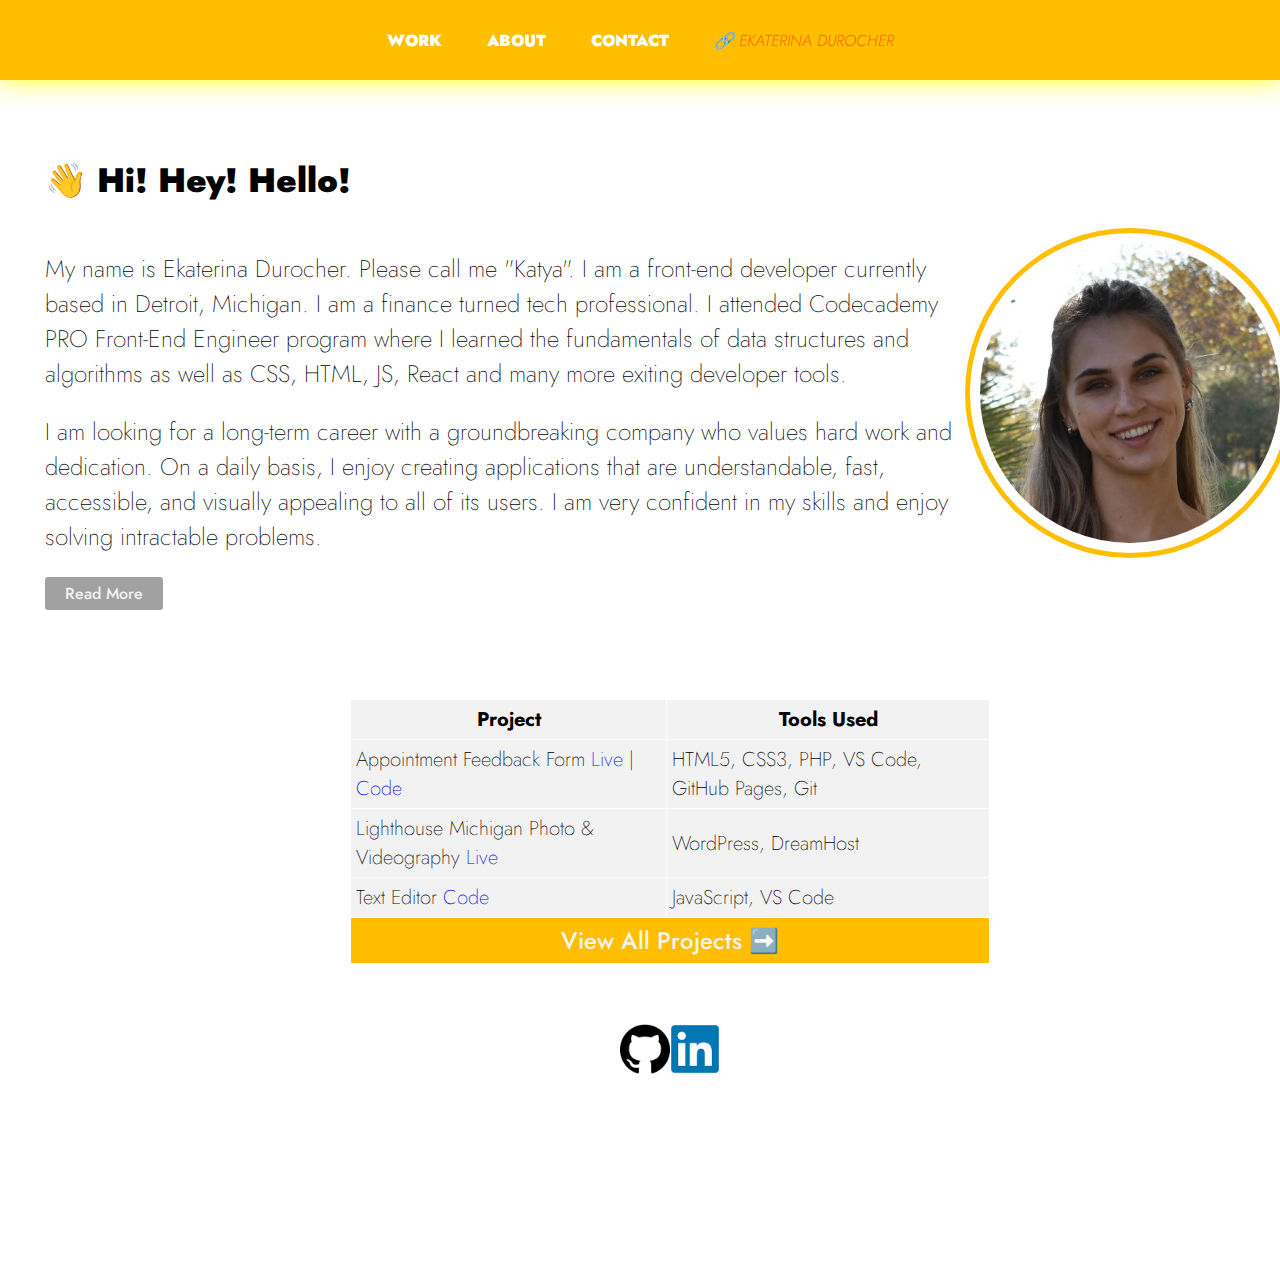
<file: index.html>
<!DOCTYPE html5>
<html lang="en">
<head>
    <meta charset="UTF-8">
    <meta http-equiv="X-UA-Compatible" content="IE=edge">
    <meta name="viewport" content="width=device-width, initial-scale=1.0">
    <title>Home - Katya D.</title>
    <link rel="preconnect" href="https://fonts.googleapis.com">
    <link rel="preconnect" href="https://fonts.gstatic.com" crossorigin>
    <link href="https://fonts.googleapis.com/css2?family=Jost:ital,wght@0,300;0,500;1,800&display=swap" rel="stylesheet">
    <link rel="stylesheet" type='text/css' href="portfolio/potrfolio/css/style.css" >
</head>

<body>
<header>
    <nav>
        <ul>
            <li><a href="projects.html">WORK</a></li>
            <li><a href="about.html">ABOUT</a></li>
            <li><a href="https://www.linkedin.com/in/ekaterinadurocher/" target="_blank">CONTACT</a></li>
            <li id="my-name"><a href="https://d-kat9.github.io/portfolio/" target="_blank">🔗 EKATERINA DUROCHER </a></li>
        </ul>
    </nav>
</header>
<div class="container">

   <br><br> <h1> 👋 Hi! Hey! Hello!</h1> <br>
   <div class = "katya-photo">
    <img src='katya.jpeg' onmouseover="this.src='portfolio/young-k.jpg';" onmouseout="this.src='katya.jpeg'"; /> </div> 
   <br> <p>My name is Ekaterina Durocher. Please call me "Katya". I am a front-end developer currently based in Detroit, Michigan. I am a finance turned tech professional. I attended Codecademy PRO Front-End Engineer program where I learned the fundamentals of data structures and algorithms as well as CSS, HTML, JS, React and many more exiting developer tools.</p><br>
   <p> I am looking for a long-term career with a groundbreaking company who values hard work and dedication. On a daily basis, I enjoy creating applications that are understandable, fast, accessible, and visually appealing to all of its users. I am very confident in my skills and enjoy solving intractable problems. </p><br>
   
   <div id="button"> <a href="about.html" target="_blank">Read More</a></div>
   
   
</div>

<div class="container-2">
<br><br><br>
    <table class="yellow-table">
      <thead>
        <tr>
          <th> Project </th>
          <th>Tools Used</th>
        </tr>
      </thead>
      <tbody>
        <tr>
          <td>  Appointment Feedback Form <a href="form project/appform.html" target="_blank">Live</a> | <a href="https://github.com/d-kat9/portfolio/tree/master/form%20project" target="_blank"> Code</a> </td>
          <td> HTML5, CSS3, PHP, VS Code, GitHub Pages, Git</td>
        </tr>
        <tr> 
          <td>Lighthouse Michigan Photo & Videography <a href="https://lighthousevideography.com/" target="_blank">Live</a></td>
          <td> WordPress, DreamHost  </td>
        </tr>
        <tr>
            <td>Text Editor <a href="https://github.com/d-kat9/Text-Editor" target="_blank">Code</a></td>
            <td>JavaScript, VS Code </td>
        </tr>
        <tr>
            <td class="two-in-one" colspan="2"> <a href="projects.html"> <p>View All Projects ➡️</p></a> </td>
        </tr>
      </tbody>
    </table>
    
    
</div>
<main></main>
    
    
<footer id="footer">
    <div onclick="window.location='https://github.com/d-kat9'" style="cursor:pointer"><img src="portfolio\github.png" alt="GitHub" width="50" height="50"> </div>
    <div onclick="window.location='https://www.linkedin.com/in/ekaterinadurocher/'" style="cursor:pointer"><img src="portfolio\linked in.png" alt="LinkedIn" width="50" height="50"></div>
</footer>
</body>
</html>
</file>
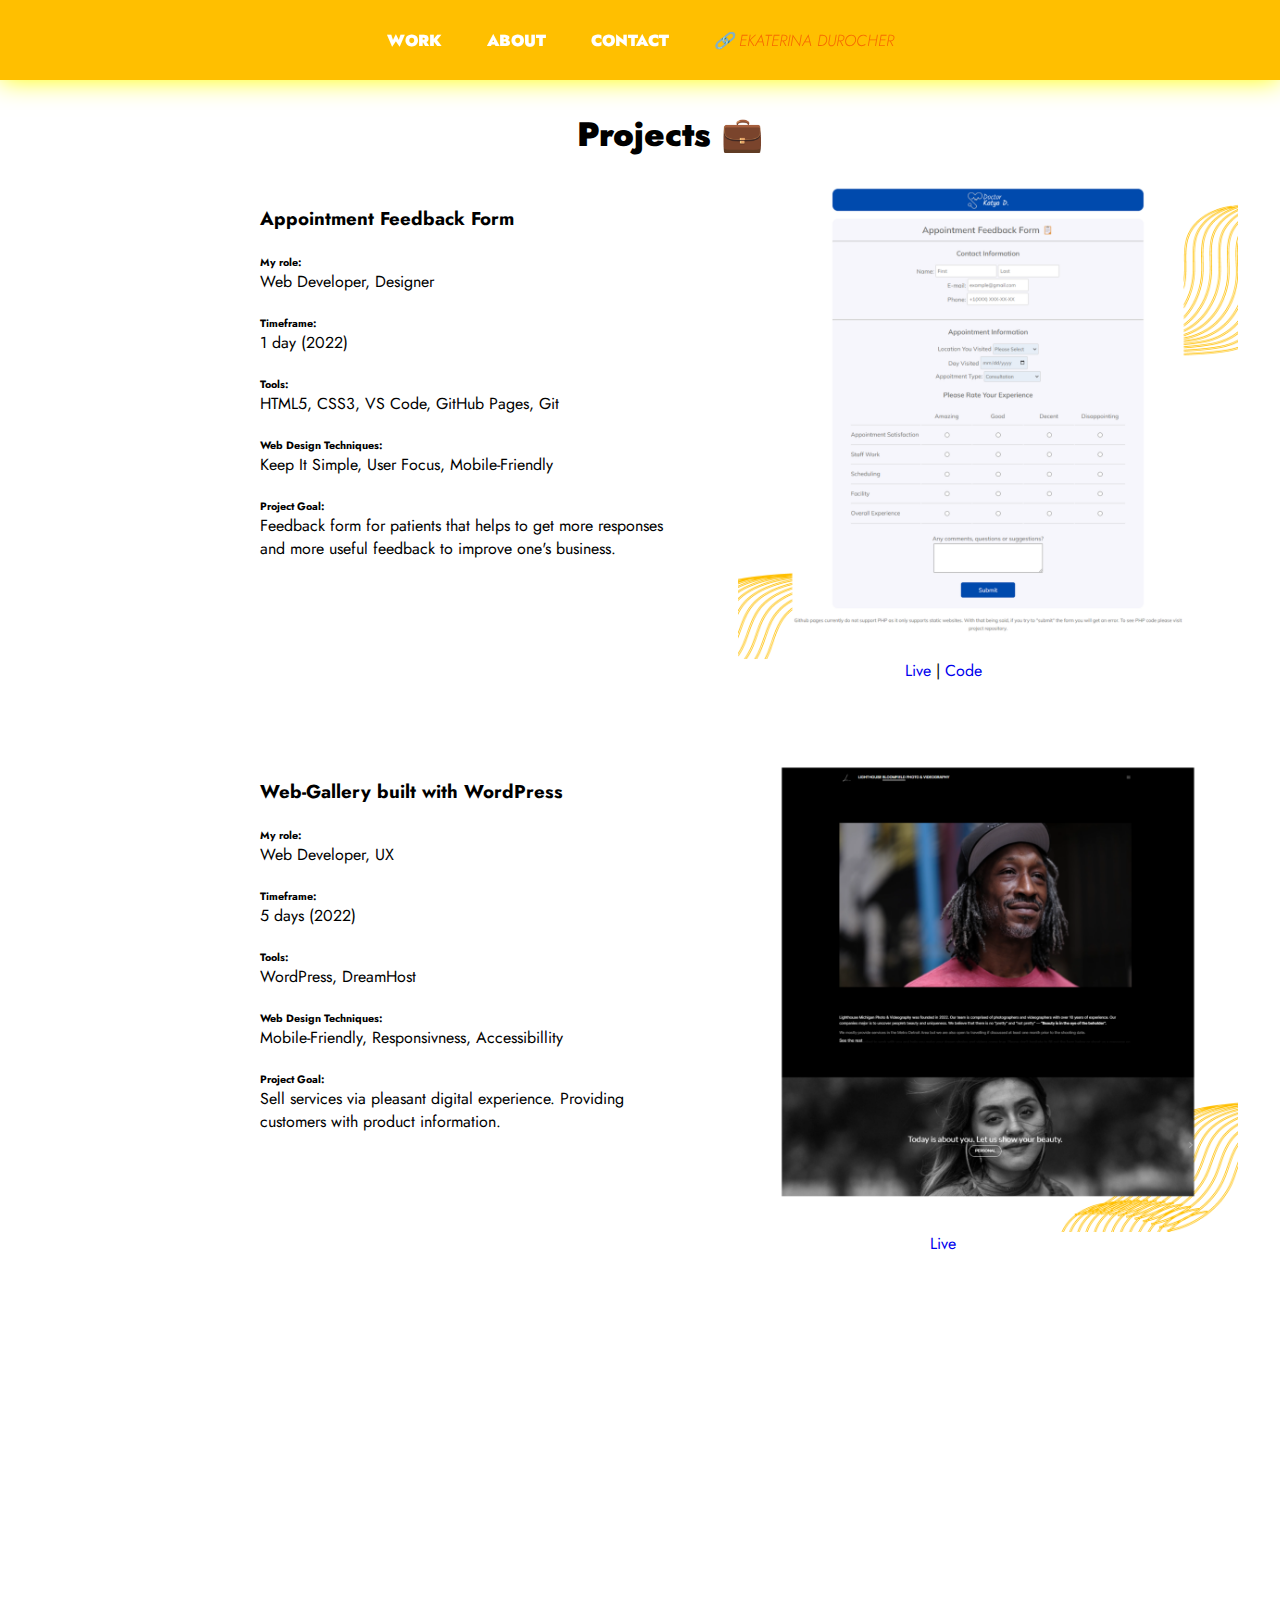
<file: projects.html>
<!DOCTYPE html5>
<html lang="en">
<head>
    <meta charset="UTF-8">
    <meta http-equiv="X-UA-Compatible" content="IE=edge">
    <meta name="viewport" content="width=device-width, initial-scale=1.0">
    <title>Projects - Katya D.</title>
    <link rel="preconnect" href="https://fonts.googleapis.com">
    <link rel="preconnect" href="https://fonts.gstatic.com" crossorigin>
    <link href="https://fonts.googleapis.com/css2?family=Jost:ital,wght@0,300;0,500;1,800&display=swap" rel="stylesheet">
    <link rel="stylesheet" type='text/css' href="portfolio/potrfolio/css/style.css" >
</head>

<body>
<header>
    <nav>
        <ul>
            <li><a href="projects.html" target="_blank">WORK</a></li>
            <li><a href="about.html" target="_blank">ABOUT</a></li>
            <li><a href="https://www.linkedin.com/in/ekaterinadurocher/" target="_blank">CONTACT</a></li>
            <li id="my-name"><a href="https://d-kat9.github.io/portfolio/" target="_blank">🔗 EKATERINA DUROCHER </a></li>
        </ul>
    </nav>
</header>
<div id="header-projects">
    <h1>Projects 💼</h1>
</div>
<section class="project"><br> <br>
    
    <div id="left">
    <br><br><h3>Appointment Feedback Form</h3>  <br>
    <h6>My role:</h6> <p>Web Developer, Designer</p> <br>
    <h6>Timeframe:</h6> <p>1 day (2022)</p> <br>
    <h6>Tools:</h6> <p>HTML5, CSS3, VS Code, GitHub Pages, Git</p> <br>
    <h6>Web Design Techniques:</h6> <p>Keep It Simple, User Focus, Mobile-Friendly</p> <br>
    <h6>Project Goal:</h6> <p>Feedback form for patients that helps to get more responses and more useful feedback to improve one's business.</p>
    </div>
    <div id="right"><img src="projects-screenshots\appform.png" alt="Appointment Feedback Form">
    <br>
    <a href="form project/appform.html" target="_blank">Live</a> | <a href="https://github.com/d-kat9/portfolio/tree/master/form%20project" target="_blank"> Code</a></div>
</section>

<section class="project"><br> <br>
    
    <div id="left">
    <br><br><h3>Web-Gallery built with WordPress</h3>  <br>
    <h6>My role:</h6> <p>Web Developer, UX</p> <br>
    <h6>Timeframe:</h6> <p>5 days (2022)</p> <br>
    <h6>Tools:</h6> <p>WordPress, DreamHost</p> <br>
    <h6>Web Design Techniques:</h6> <p>Mobile-Friendly, Responsivness, Accessibillity</p> <br>
    <h6>Project Goal:</h6> <p>Sell services via pleasant digital experience. Providing customers with product information.</p>
    </div>
    <div id="right"><img src="projects-screenshots\wordpress.png" alt="Appointment Feedback Form">
    <br>
    <a href="https://lighthousevideography.com/" target="_blank">Live</a></div>
</section>

<section class="project"><br> <br>
    
    <div id="left">
    <br><br><br><h3>Text Editor</h3>  <br>
    <h6>My role:</h6> <p>Web Developer</p> <br>
    <h6>Timeframe:</h6> <p>1 days (2022)</p> <br>
    <h6>Tools:</h6> <p>JavaScript, Git</p> <br>
    <h6>Web Design Techniques:</h6> <p>Adaptive </p> <br>
    <h6>Project Goal:</h6> <p>Helps to fix spelling mistakes and get rid of unnessesary words.</p>
    </div>
    <div id="right"><img src="projects-screenshots\text-editor.png" alt="Text Editor Icon">
    <br>
    <a href="https://github.com/d-kat9/Text-Editor" target="_blank">Code</a></div>
</section>

<footer id="footer">
    <div onclick="window.location='https://github.com/d-kat9'" style="cursor:pointer"><img src="portfolio\github.png" alt="GitHub" width="50" height="50"> </div>
    <div onclick="window.location='https://www.linkedin.com/in/ekaterinadurocher/'" style="cursor:pointer"><img src="portfolio\linked in.png" alt="LinkedIn" width="50" height="50"></div>
</footer>
</body>
</html>
</file>
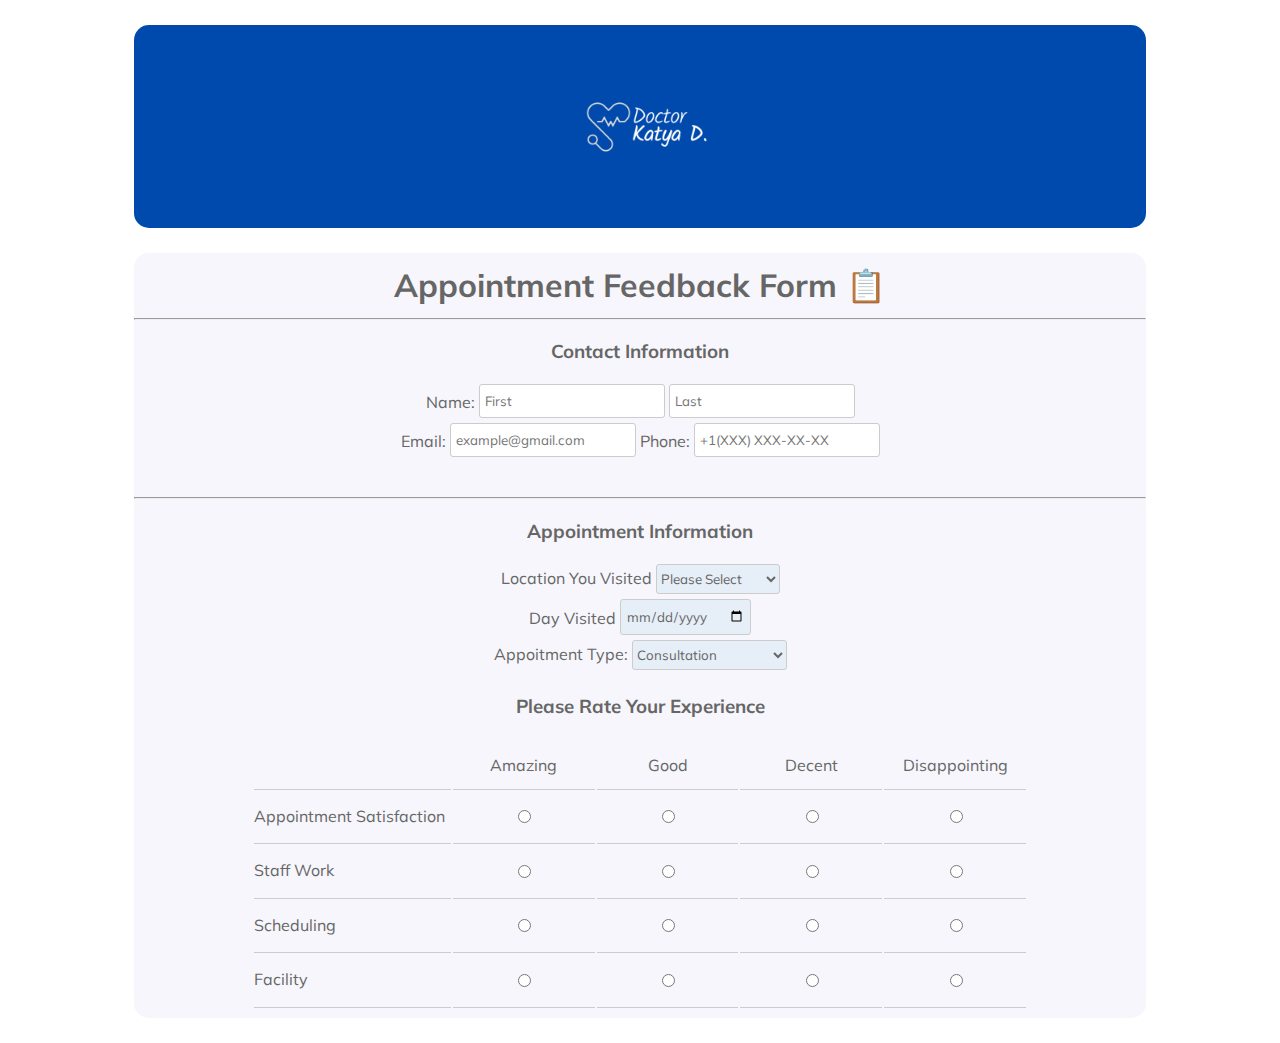
<file: form project/appform.html>
<!DOCTYPE html>
<html lang="en">
<head>
    <meta charset="UTF-8">
    <meta http-equiv="X-UA-Compatible" content="IE=edge">
    <meta name="viewport" content="width=device-width, initial-scale=1.0">
    <link rel="stylesheet" type='text/css' href="form-style.css">
    <link rel="preconnect" href="https://fonts.googleapis.com">
    <link rel="preconnect" href="https://fonts.gstatic.com" crossorigin>
    <link href="https://fonts.googleapis.com/css2?family=Mulish:wght@300;400;600&display=swap" rel="stylesheet">
    <title>Appointment Form</title>
</head>
<body>
    <section id="top">
        <img src="\form project\logo.png" alt="Doctor Katya D. Logo">
    </section>

    <section id="main">
        <h1>Appointment Feedback Form 📋</h1>
        <hr>
        <form action="myform.php" method="post">
            <h3>Contact Information</h3>
        <label for="name">Name:</label>
            <input type="text" name="name" placeholder="First" required/>
            <input type="text" name="name" placeholder="Last" required/>
        </div>
        <br>
        <label for="email">Email:</label>
        <input id="email" name="email" type="text" placeholder="example@gmail.com"required>
        <label for="phone">Phone: </label>
      <input id="phone" name="phone" type="tel" placeholder="+1(XXX) XXX-XX-XX" required>
      <br> <br>
      <hr>
      <h3>Appointment Information</h3>
    <label for="visit-location">Location You Visited</label>
    <select name="visit-location" id="visit-location">
        <option value="visit-location">Please Select</option>
        <option value="1">West Bloomfield</option>
        <option value="2">Farmington Hills</option>
        <option value="3">Southfield</option>
        <option value="4">Detroit</option>
    </select>
    <br>
    <label for="visit-date">Day Visited</label>
    <input type="date" name="visit-date" id="visit-date">
    <br>
    <label for="app-type">Appoitment Type:</label>
    <select type="text" name="app-type" id="app-type" required>

        <option value="Consultation">Consultation</option>
        <option value="Emergency">Emergency</option>
        <option value="Regular Appointment">Regular Appointment</option>
        <option value="Skin Check">Skin Check</option>
        <option value="Blood Work">Blood Work</option>
        <option value="Other">Other</option>
    </select>

    <h3>Please Rate Your Experience</h3>
        <table >
          <tr>
            <th class="first-col"></th>
            <th>Amazing</th>
            <th>Good</th>
            <th>Decent</th>
            <th>Disappointing</th>
          </tr>
          <tr>
            <td class="first-col">Appointment Satisfaction</td>
            <td><input type="radio" value="amazing" name="Satisfaction" /></td>
            <td><input type="radio" value="Good" name="Satisfaction" /></td>
            <td><input type="radio" value="Decent" name="Satisfaction" /></td>
            <td><input type="radio" value="Disappointing" name="Satisfaction" /></td>
          </tr>
          <tr>
            <td class="first-col">Staff Work</td>
            <td><input type="radio" value="none" name="Staff" /></td>
            <td><input type="radio" value="none" name="Staff" /></td>
            <td><input type="radio" value="none" name="Staff" /></td>
            <td><input type="radio" value="none" name="Staff" /></td>
          </tr>
          <tr>
            <td class="first-col">Scheduling </td>
            <td><input type="radio" value="none" name="Scheduling" /></td>
            <td><input type="radio" value="none" name="Scheduling" /></td>
            <td><input type="radio" value="none" name="Scheduling" /></td>
            <td><input type="radio" value="none" name="Scheduling" /></td>
          </tr>
          <tr>
            <td class="first-col">Facility</td>
            <td><input type="radio" value="none" name="Facility" /></td>
            <td><input type="radio" value="none" name="Facility" /></td>
            <td><input type="radio" value="none" name="Facility" /></td>
            <td><input type="radio" value="none" name="Facility" /></td>
          </tr>
          <tr>
            <td class="first-col">Overall Experience</td>
            <td><input type="radio" value="none" name="Experience" /></td>
            <td><input type="radio" value="none" name="Experience" /></td>
            <td><input type="radio" value="none" name="Experience" /></td>
            <td><input type="radio" value="none" name="Experience" /></td>
          </tr>
        </table>
        <br>
        <label for="comments">Any comments, questions or suggestions?</label>
        <br>
        <textarea name="comments" rows="5" cols="35"></textarea>
        <br><br>
        <input type="submit" id ="submit" name="submit" value="submit">
</form>
</section>
</body>
</html>
</file>
<file: portfolio/potrfolio/css/style.css>
* {
    margin: 0;
    padding: 0;
    text-decoration: none;
}

html {
    margin: 0 auto;
    overflow-x: hidden;
    width: 100%;
    -ms-text-size-adjust: 100%;
    -webkit-text-size-adjust: 100%;
    
}

body {
    margin: 0 auto;
    overflow-x: hidden;
    width: 100%;
    font-family: 'Jost', sans-serif;
    height: 125vh;
    margin-top: 80px;
    padding: 30px;
}

main {
    color: black;
}

h1 {
    color: balck;
    font-size: 34px;
    font-weight: 900;
}

p {
    color: black'
    
}

header {
    background-color: #ffbf00;
    position: fixed;
    top: 0;
    left:0;
    right: 0;
    height: 80px;
    display: flex;
    align-items: center;
    box-shadow: 0 0 25px 0 yellow;
}

header * {
    display: inline-block;
    list-style-type: none;
}

header li {
    margin: 20px;
    
}

header li a {
    color: white;
    text-decoration: none;
    font-weight: 900;
    
}

nav {
    margin: 0 auto;
    text-align: center;
}

nav a {
    display: block;
    position: relative;
    padding: 0.2em 0;
  }

nav a::after {
    content: '';
    position: absolute;
    bottom: 0;
    left: 0;
    width: 100%;
    height: 0.1em;
    background-color: #F76B00;
    opacity: 0;
    transition: opacity 300ms, transform 300ms;
  }
  
nav a:hover::after,
nav a:focus::after {
  opacity: 1;
  transform: translate3d(0, 0.2em, 0);
}

#my-name a {
    color: #F76B00;
    font-style: italic;
    font-weight: 300;
    
}

.container {
    margin: 0 auto;
    max-width: 1280px;
    padding: 0 15px;
    overflow-x: hidden;
}

.katya-photo {
    float: right;
    border: 5px solid #ffbf00;
    border-radius: 500px;
    -webkit-border-radius: 500px;
    -moz-border-radius: 500px;
 
   
}
.katya-photo img  {
    width: 300px;
    height: 300px;
}

 .katya-photo img {
    border-radius: 50%;
    padding: 10px;
}

.container p {
    font-size: 1.5rem;
    font-weight: 200;

}

#button {
    display: inline-block;
    font-size: 1rem;
    font-weight: 500;
    line-height: normal;
    padding: 5px 20px;
    text-align: center;
    text-decoration: none;
    transition: background-color 0.7s linear;
    background-color: #a1a1a1;
    border-radius: 3px;
    color: white;
    border: none;
    transition: background-color 0.2s linear 0s;
    font-family: 'Jost', sans-serif;

}

#button:hover {
    background-color: #ffbf00;
}

#button a {
    color: #f2f2f2;
}
.container-2 {
    margin-top: 20px;
}

table {
    width: 50%;
    background-color: #f2f2f2;
    border-collapse: collapse;
    border-width: 1px;
    border-color: #ffffff;
    border-style: solid;
    font-weight: 200;
    margin-left: auto;
    margin-right: auto;
    font-size: 20px;
}

table td, th {
    border-width: 1px;
    border-color: #ffffff;
    border-style: solid;
    padding: 5px;  
    
}

table thead {
    background-color: ;

}
.two-in-one {
    text-align: center;
    background-color: #ffbf00;
    font-size: larger;
    font-weight: 500;
    color: white;
}

.two-in-one a::after {
    background-color: #ffbf00;
}

.two-in-one p {
    color:#f2f2f2
}

.two-in-one:hover p {
    color:black
}

footer{
    display: flex;
    justify-content: center;
    padding: 60px;
    
}

.project {
    width: 80%;
    display: flex;
    justify-content: space-around;
    margin-left: auto;
    margin-right: auto;
    margin-bottom: 50px;
}

#left {
    width: 40%;
}

#right {
    width: 40%;
    text-align: center;
}

#right img {
    width: 500px;
    height: 500px;
    border-radius: 5px;
}

#header-projects h1 {
    text-align: center;
}

@media only screen and (max-width: 450px) {
    #my-name {
        display: none;
    }

    h1 {
        font-size: 15px;
    }

    .katya-photo img {
        max-width: 150px;
        max-height: 150px;
    }

    .container p {
        font-size: 1rem;
    }

    table {
        font-size: 1rem;
        width: 100%;
    }
    .container h2 {
        font-size: 1rem;
    }
    .project {
        flex-direction: column;
        width: 100%;
    }

    #left {
        width: 100%;
        overflow: wrap;
        padding-right: 15px;
    }

    #right {
        align-items: center;
        
    }

    #right img {
        max-width: 200px;
        max-height: 200px;
    }

    
}
</file>
<file: form project/form-style.css>
body {
    background-color:rgb(255, 255, 255);
    
}

body, div, form, input, select { 
    color: #666;
    line-height: 22px;
    font-family: 'Mulish', sans-serif;
}

form {
    line-height: 27px;
}

#main {
    background-color: rgb(246, 246, 252);
    text-align: center;
    height: 85vh;
    border-radius: 15px;
    margin: 2% 10%;
    overflow: auto;
}

#top {
    background-color: #004AAD ;
    margin: 2% 10%;
    border-radius: 15px;
    max-height: 300px;
}

#top img {
    display: block;
    width: 20%;
    margin: 0 auto;
}


th, td {
    width: 18%;
    padding: 15px 0;
    border-bottom: 1px solid #ccc;
    text-align: center;
    vertical-align: unset;
    line-height: 18px;
    font-weight: 400;
    word-break: break-all;
    }
    .first-col {
    width: 25%;
    text-align: left;
    }

    #submit {
        width: 150px;
        padding: 10px;
        border: none;
        -webkit-border-radius: 5px; 
        -moz-border-radius: 5px; 
        border-radius: 5px; 
        background-color: #004AAD;
        font-size: 16px;
        color: #fff;
        cursor: pointer;
        font-family: 'Mulish', sans-serif;
    }
    
    #submit:hover {
    background-color: #28acff;
    }

    input:hover, textarea:hover, select:hover {
    outline: none;
    border: 1px solid #095484;
    }

    input {
        padding: 5px;
        border: 1px solid #ccc;
        border-radius: 3px;
        vertical-align: middle;
        margin-bottom: 5px;
        }

        
    select {
            padding: 5px 0;
            margin-bottom: 5px;
            border-radius: 3px;
            border: 1px solid #ccc;
            background: #e6eef7;
        }
    
    option {
            background: #fff;
        }
    
    #visit-date {
            position: relative;
            margin-bottom: 5px;
            background: #e6eef7;
            }

table {
    margin-left: auto;
    margin-right: auto;
}

#footer {
    font-size: small;
    text-align: center;
}
</file>
